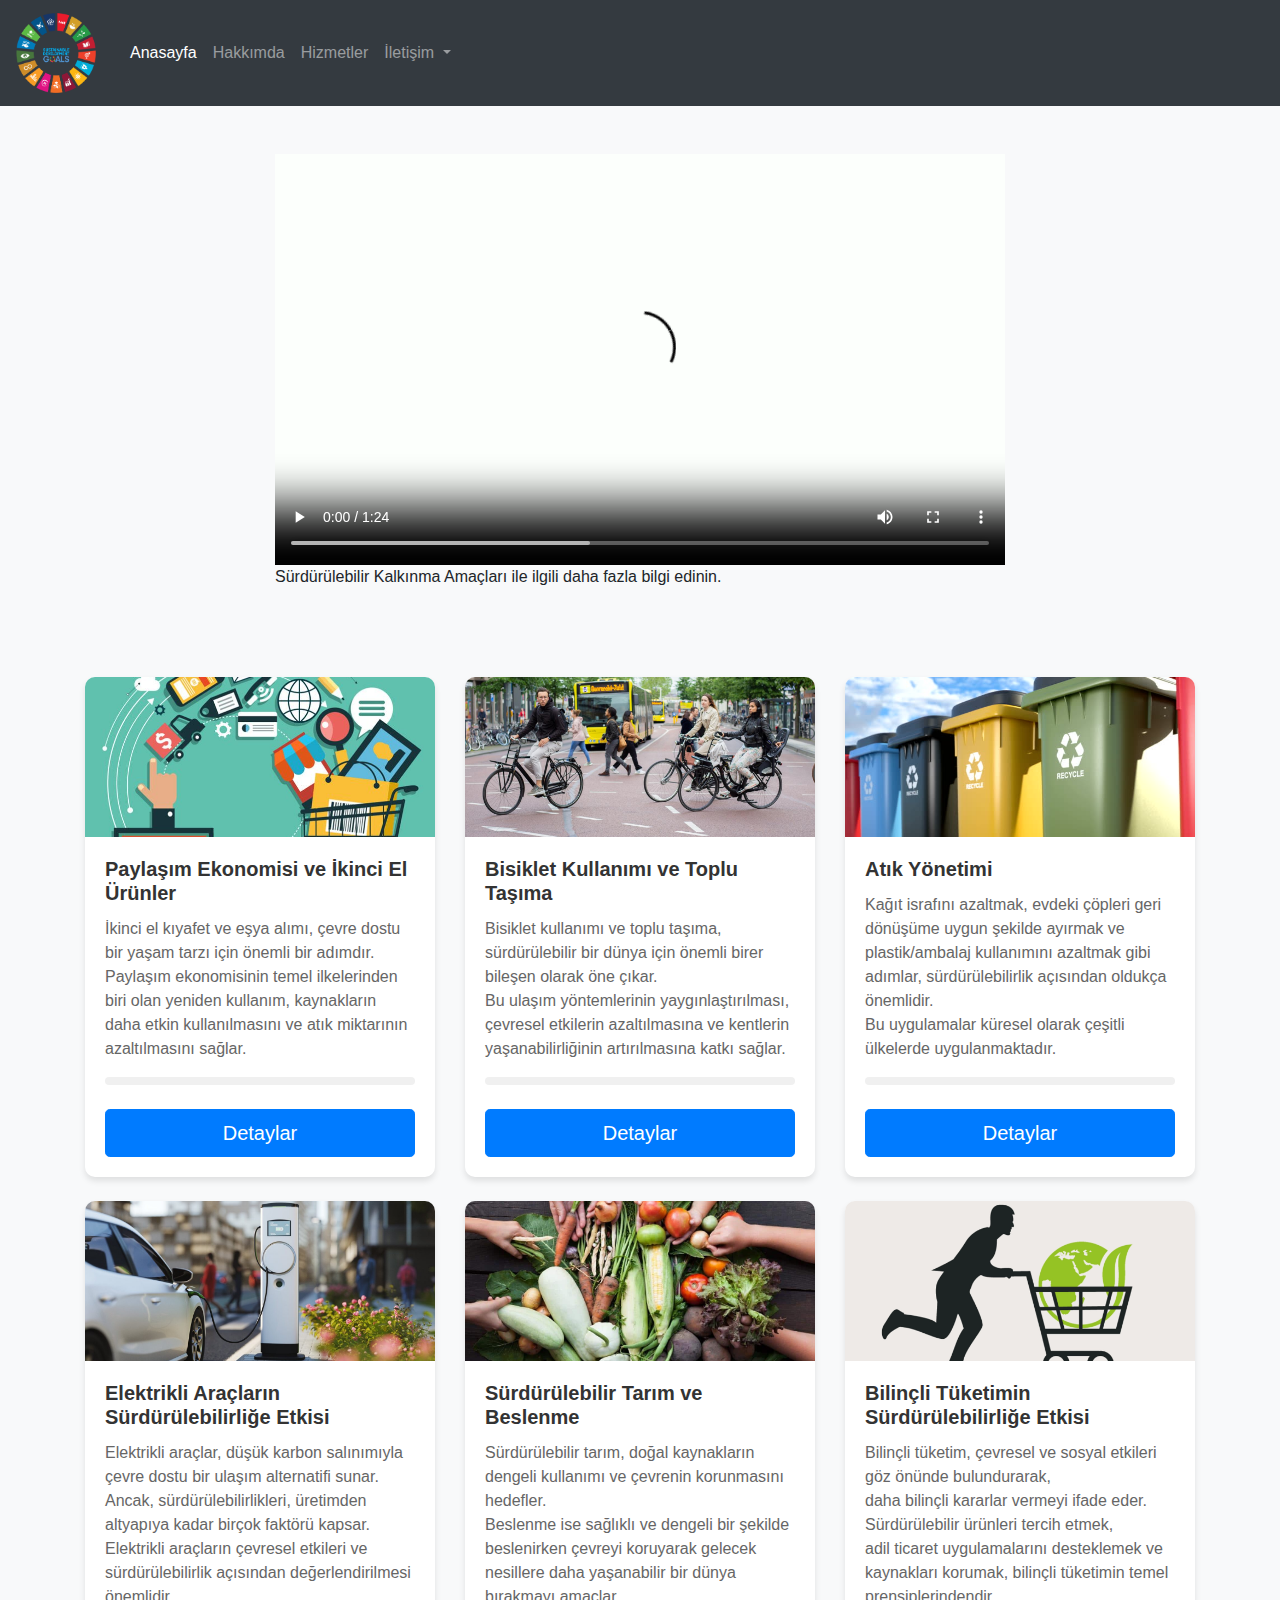
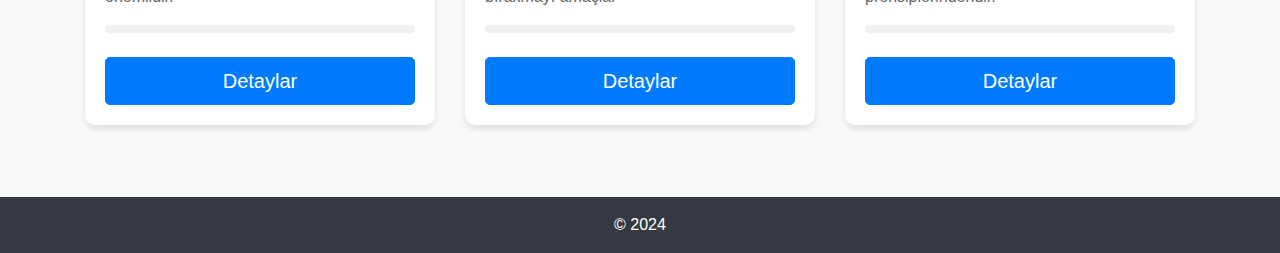
<file: web_projem/test2/index.html>
<!DOCTYPE html>
<html lang="tr">

<head>
    <meta charset="UTF-8">
    <meta name="viewport" content="width=device-width, initial-scale=1.0">
    <title>Sürdürülebilirlik</title>
    <!-- Bootstrap CSS -->
    <link href="https://stackpath.bootstrapcdn.com/bootstrap/4.5.2/css/bootstrap.min.css" rel="stylesheet">
    <link href="style.css" rel="stylesheet">
</head>

<body>
    <header>
        <nav class="navbar navbar-expand-lg navbar-dark bg-dark">
            <a class="navbar-brand" href="#">
                <img src="../icerik/logo4.png" alt="Logo" width="80" height="80" class="d-inline-block align-top"
                    style="margin-right: 10px;">
            </a>
            <button class="navbar-toggler" type="button" data-toggle="collapse" data-target="#navbarNav"
                aria-controls="navbarNav" aria-expanded="false" aria-label="Toggle navigation">
                <span class="navbar-toggler-icon"></span>
            </button>
            <div class="collapse navbar-collapse" id="navbarNav">
                <ul class="navbar-nav mr-auto">
                    <li class="nav-item active">
                        <a class="nav-link" href="#">Anasayfa <span class="sr-only">(current)</span></a>
                    </li>
                    <li class="nav-item">
                        <a class="nav-link" href="hakkımda.html">Hakkımda</a>
                    </li>
                    <li class="nav-item">
                        <a class="nav-link" href="#" id="hizmetlerBtn">Hizmetler</a>
                    </li>
                    <li class="nav-item dropdown">
                        <a class="nav-link dropdown-toggle" href="#" role="button" data-toggle="dropdown"
                            aria-expanded="false">
                            İletişim
                        </a>
                        <div class="dropdown-menu">
                            <a class="dropdown-item"
                                href="https://www.linkedin.com/in/berat-karabulut-2791bb277/">Lİnkedin</a>
                            <a class="dropdown-item" href="https://github.com/beratkrbltt">GitHub</a>

                        </div>
                    </li>
                </ul>
                <!-- <ul class="navbar-nav">
                    <li class="nav-item">
                        <a class="nav-link" href="#">Ek Bilgi 1</a>             ŞUANLIK GEREK YOK
                    </li>
                    <li class="nav-item">
                        <a class="nav-link" href="#">Ek Bilgi 2</a>
                    </li>
                </ul> -->
            </div>
        </nav>
    </header>
    <main class="container my-5">
        <div class="row justify-content-center mb-5">
            <!-- Video -->
            <div class="col-md-8 mb-4">
                <div class="embed-responsive embed-responsive-16by9">
                    <video class="embed-responsive-item" controls>
                        <source src="../icerik/Do you know all 17 SDGs_.mp4" type="video/mp4">
                        Tarayıcınız video etiketini desteklemiyor.
                    </video>
                </div>
                <div class="video-alt-yazi">
                    <p>Sürdürülebilir Kalkınma Amaçları ile ilgili daha fazla bilgi edinin.</p>
                </div>
            </div>
        </div>
        <div class="row">
            <!-- Kart 1 -->
            <div class="col-md-4 mb-4">
                <div class="card">
                    <img src="../icerik/resim1 - Kopya.jpg" class="card-img-top" alt="..." style="height: 10rem;">
                    <div class="card-body">
                        <h5 class="card-title">Paylaşım Ekonomisi ve İkinci El Ürünler</h5>
                        <p class="card-text">İkinci el kıyafet ve eşya alımı, çevre dostu bir yaşam tarzı için önemli
                            bir adımdır.<br>
                            Paylaşım ekonomisinin temel ilkelerinden biri olan yeniden kullanım, kaynakların daha etkin
                            kullanılmasını ve atık miktarının azaltılmasını sağlar.</p>
                        <div class="audio-player" data-src="../icerik/ses1.mp3">
                            <div class="audio-progress"></div>
                        </div><br>
                        <a href="sayfa1.html" class="btn btn-primary btn-lg btn-block">Detaylar</a>
                    </div>
                </div>
            </div>
            <!-- Kart 2 -->
            <div class="col-md-4 mb-4">
                <div class="card">
                    <img src="../icerik/bis.jpg" class="card-img-top" alt="..." style="height: 10rem;">
                    <div class="card-body">
                        <h5 class="card-title">Bisiklet Kullanımı ve Toplu Taşıma</h5>
                        <p class="card-text">Bisiklet kullanımı ve toplu taşıma, sürdürülebilir bir dünya için önemli
                            birer bileşen olarak öne çıkar.<br>
                            Bu ulaşım yöntemlerinin yaygınlaştırılması, çevresel etkilerin azaltılmasına ve kentlerin
                            yaşanabilirliğinin artırılmasına katkı sağlar.</p>
                        <div class="audio-player" data-src="../icerik/b_t_sürüdürülebilir.mp3">
                            <div class="audio-progress"></div>
                        </div><br>
                        <a href="sayfa2.html" class="btn btn-primary btn-lg btn-block">Detaylar</a>
                    </div>
                </div>
            </div>
            <!-- Kart 3 -->
            <div class="col-md-4 mb-4">
                <div class="card">
                    <img src="../icerik/atık1.jpg" class="card-img-top" alt="..." style="height: 10rem;">
                    <div class="card-body">
                        <h5 class="card-title">Atık Yönetimi</h5>
                        <p class="card-text">Kağıt israfını azaltmak, evdeki çöpleri geri dönüşüme uygun şekilde ayırmak
                            ve plastik/ambalaj kullanımını azaltmak gibi adımlar, sürdürülebilirlik açısından oldukça
                            önemlidir. <br> Bu uygulamalar küresel olarak çeşitli ülkelerde uygulanmaktadır.</p>
                        <div class="audio-player" data-src="../icerik/atık.m4a">
                            <div class="audio-progress"></div>
                        </div><br>
                        <a href="sayfa3.html" class="btn btn-primary btn-lg btn-block">Detaylar</a>
                    </div>
                </div>
            </div>
            <!-- Kart 4 -->
            <div class="col-md-4 mb-4">
                <div class="card">
                    <img src="../icerik/elektırık1.jpg" class="card-img-top" alt="..." style="height: 10rem;">
                    <div class="card-body">
                        <h5 class="card-title">Elektrikli Araçların Sürdürülebilirliğe Etkisi</h5>
                        <p class="card-text">Elektrikli araçlar, düşük karbon salınımıyla çevre dostu bir ulaşım
                            alternatifi sunar. Ancak, sürdürülebilirlikleri, üretimden altyapıya kadar birçok faktörü
                            kapsar. Elektrikli araçların çevresel etkileri ve sürdürülebilirlik açısından
                            değerlendirilmesi önemlidir.</p>
                        <div class="audio-player" data-src="../icerik/elektirik.mp3">
                            <div class="audio-progress"></div>
                        </div><br>
                        <a href="sayfa4.html" class="btn btn-primary btn-lg btn-block">Detaylar</a>
                    </div>
                </div>
            </div>
            <!-- Kart 5 -->
            <div class="col-md-4 mb-4">
                <div class="card">
                    <img src="../icerik/tarım1.jpg" class="card-img-top" alt="..." style="height: 10rem;">
                    <div class="card-body">
                        <h5 class="card-title">Sürdürülebilir Tarım ve Beslenme</h5>
                        <p class="card-text">Sürdürülebilir tarım, doğal kaynakların dengeli kullanımı ve çevrenin
                            korunmasını hedefler.<br> Beslenme ise sağlıklı ve dengeli bir şekilde beslenirken çevreyi
                            koruyarak gelecek nesillere daha yaşanabilir bir dünya bırakmayı amaçlar</p>
                        <div class="audio-player" data-src="../icerik/tarım_beslenme.mp3">
                            <div class="audio-progress"></div>
                        </div><br>
                        <a href="sayfa5.html" class="btn btn-primary btn-lg btn-block">Detaylar</a>
                    </div>
                </div>
            </div>
            <!-- Kart 6 -->
            <div class="col-md-4 mb-4">
                <div class="card">
                    <img src="../icerik/bilinclogo.webp" class="card-img-top" alt="..." style="height: 10rem;">
                    <div class="card-body">
                        <h5 class="card-title">Bilinçli Tüketimin Sürdürülebilirliğe Etkisi</h5>
                        <p class="card-text">Bilinçli tüketim, çevresel ve sosyal etkileri göz önünde bulundurarak,<br>
                            daha bilinçli kararlar vermeyi ifade eder. <br>Sürdürülebilir ürünleri tercih etmek,<br>
                            adil ticaret uygulamalarını desteklemek ve kaynakları korumak, bilinçli tüketimin temel
                            prensiplerindendir.</p>
                        <div class="audio-player" data-src="../icerik/bilincli_tuketım.mp3">
                            <div class="audio-progress"></div>
                        </div><br>
                        <a href="sayfa6.html" class="btn btn-primary btn-lg btn-block">Detaylar</a>
                    </div>
                </div>
            </div>
        </div>
    </main>
    <footer class="bg-dark text-white py-3">
        <div class="container text-center">
            &copy; 2024
        </div>
    </footer>
    <!-- Bootstrap JavaScript ve jQuery -->
    <script src="https://code.jquery.com/jquery-3.5.1.slim.min.js"></script>
    <script src="https://cdn.jsdelivr.net/npm/@popperjs/core@2.5.4/dist/umd/popper.min.js"></script>
    <script src="https://stackpath.bootstrapcdn.com/bootstrap/4.5.2/js/bootstrap.min.js"></script>
    <script src="custom.js"></script>
</body>

</html>
</file>
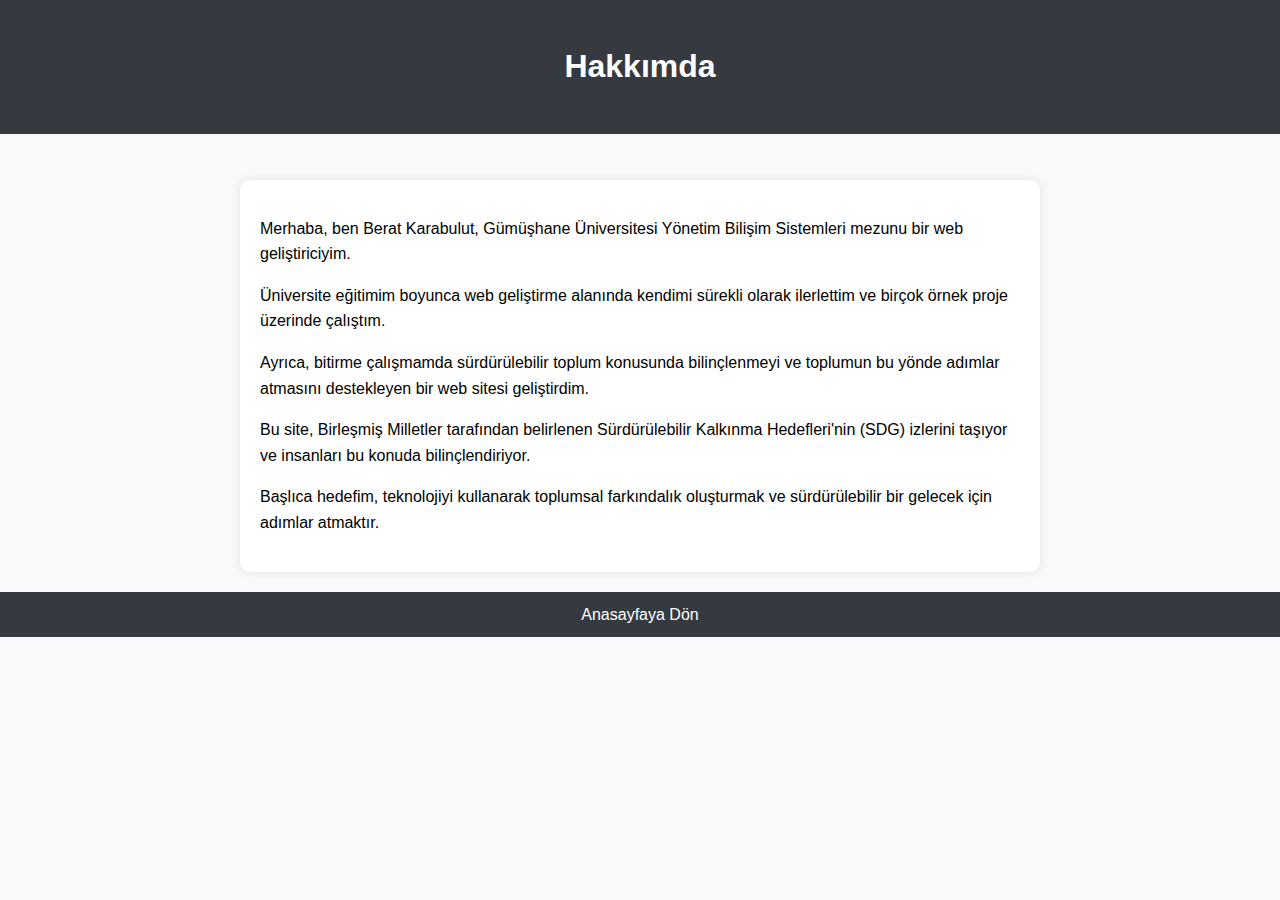
<file: web_projem/test2/hakkımda.html>
<!DOCTYPE html>
<html lang="tr">
<head>
    <meta charset="UTF-8">
    <meta name="viewport" content="width=device-width, initial-scale=1.0">
    <title>Hakkımda - Berat Karabulut</title>
    <style>
        body {
            font-family: Arial, sans-serif;
            line-height: 1.6;
            margin: 0;
            padding: 0;
            background-color: #f8f9fa;
        }

        header {
            background-color: #343a40;
            color: #ffffff;
            padding: 20px;
            text-align: center;
        }

        .container {
            max-width: 800px;
            margin: 20px auto;
            padding: 0 20px;
        }

        h1 {
            color: #ffffff;
            /* Metin rengi siyah  */
        }

        /* Metin kutusu stili */
        .text-box {
            background-color: #fff;
            padding: 20px;
            border-radius: 10px;
            box-shadow: 0px 0px 10px rgba(0, 0, 0, 0.1);
        }

        /* Navbar stili*/
        .navbar {
            background-color: #343a40;
            padding: 10px;
            text-align: center;
        }

        .navbar a {
            color: #fff;
            text-decoration: none;
        }
    </style>
</head>
<body>
    <header>
        <h1>Hakkımda</h1>
    </header>
    <div class="container">
        <section id="about">
            <br>
            <div class="text-box">
                <p>Merhaba, ben Berat Karabulut, Gümüşhane Üniversitesi Yönetim Bilişim Sistemleri mezunu bir web geliştiriciyim.</p>
                <p>Üniversite eğitimim boyunca web geliştirme alanında kendimi sürekli olarak ilerlettim ve birçok örnek proje üzerinde çalıştım.</p>
                <p>Ayrıca, bitirme çalışmamda sürdürülebilir toplum konusunda bilinçlenmeyi ve toplumun bu yönde adımlar atmasını destekleyen bir web sitesi geliştirdim.</p>
                <p>Bu site, Birleşmiş Milletler tarafından belirlenen Sürdürülebilir Kalkınma Hedefleri'nin (SDG) izlerini taşıyor ve insanları bu konuda bilinçlendiriyor.</p>
                <p>Başlıca hedefim, teknolojiyi kullanarak toplumsal farkındalık oluşturmak ve sürdürülebilir bir gelecek için adımlar atmaktır.</p>
            </div>
        </section>
    </div>
    <div class="navbar">
        <a href="index.html">Anasayfaya Dön</a>
    </div>
</body>
</html>
</file>
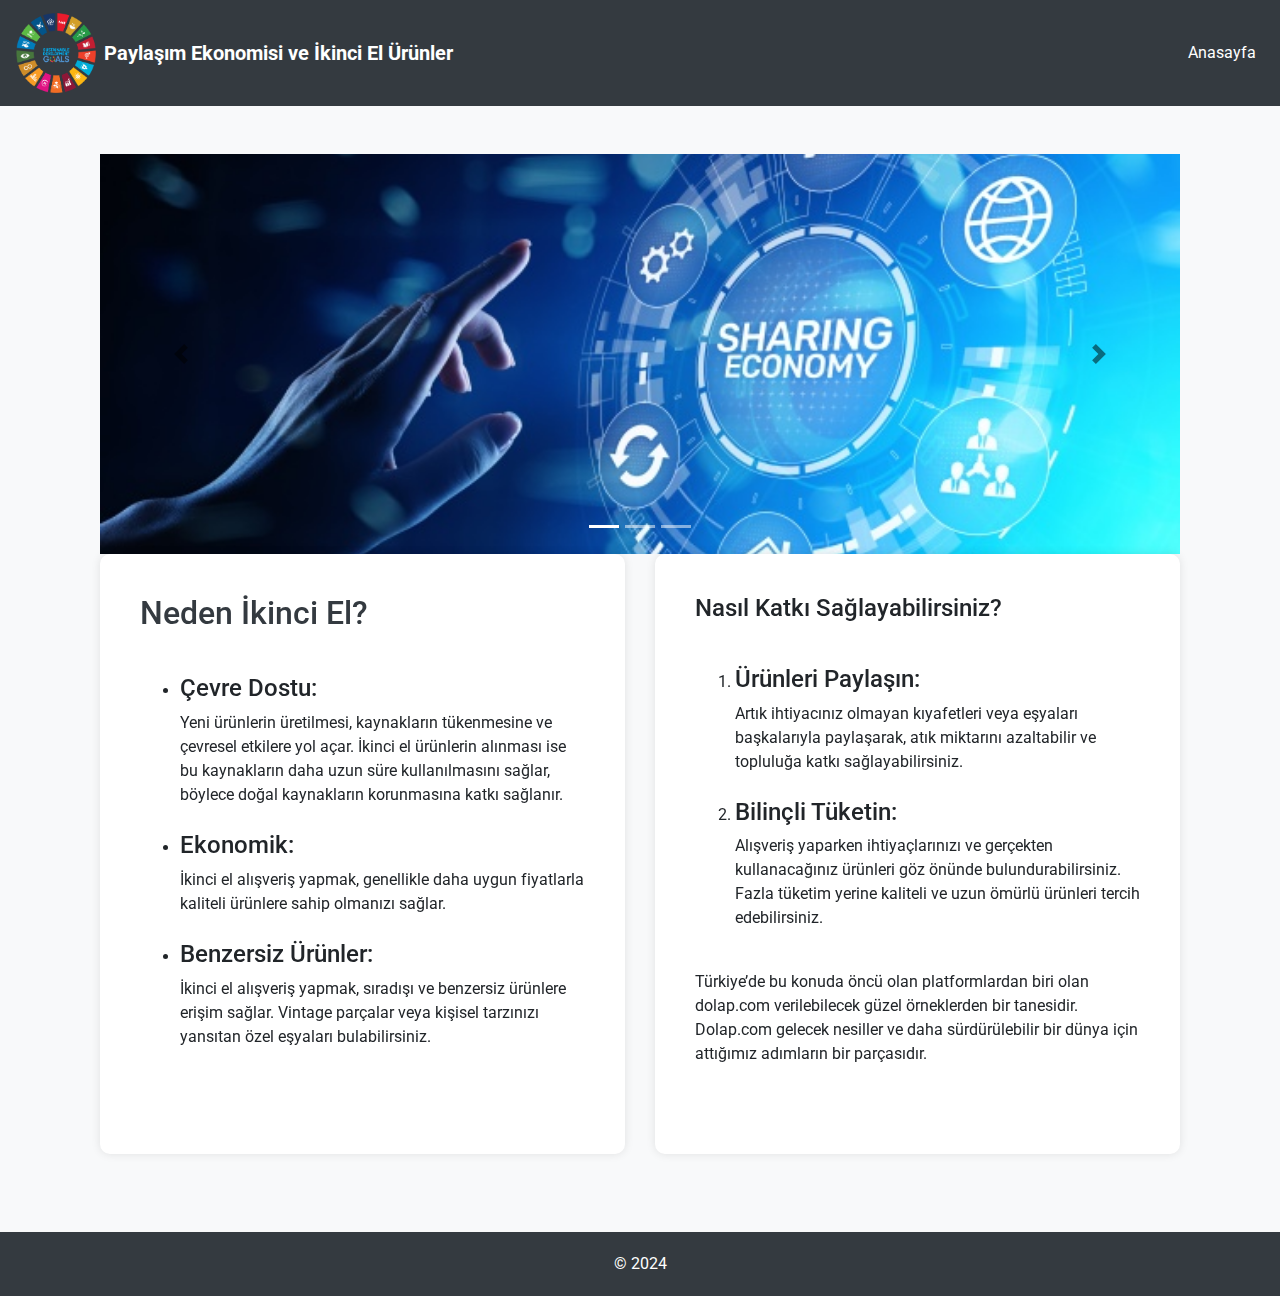
<file: web_projem/test2/sayfa1.html>
<!DOCTYPE html>
<html lang="tr">

<head>
    <meta charset="UTF-8">
    <meta name="viewport" content="width=device-width, initial-scale=1.0">
    <title>Kart 1</title>
    <link href="https://stackpath.bootstrapcdn.com/bootstrap/4.5.2/css/bootstrap.min.css" rel="stylesheet">
    <link href="https://fonts.googleapis.com/css2?family=Roboto:wght@400;700&display=swap" rel="stylesheet">
    <link rel="stylesheet" href="style.css">
</head>

<body>
    <header>
        <nav class="navbar navbar-expand-lg navbar-dark bg-dark">
            <a class="navbar-brand d-flex align-items-center" href="#">
                <img src="..//icerik/logo4.png" width="80" height="80" class="d-inline-block align-top" alt="">
                <span class="ml-2">Paylaşım Ekonomisi ve İkinci El Ürünler</span>
            </a>
            <button class="navbar-toggler" type="button" data-toggle="collapse" data-target="#navbarNav"
                aria-controls="navbarNav" aria-expanded="false" aria-label="Toggle navigation">
                <span class="navbar-toggler-icon"></span>
            </button>
            <div class="collapse navbar-collapse" id="navbarNav">
                <ul class="navbar-nav ml-auto">
                    <li class="nav-item active">
                        <a class="nav-link" href="index.html">Anasayfa <span class="sr-only">(current)</span></a>
                    </li>
                    <!-- Diğer menü öğeleri buraya eklenebilir -->
                </ul>
            </div>
        </nav>
    </header>
    <main class="container my-5">
        <div class="container">
            <div id="slider" class="carousel slide" data-ride="carousel">
                <ol class="carousel-indicators">
                    <li data-target="#slider" data-slide-to="0" class="active"></li>
                    <li data-target="#slider" data-slide-to="1"></li>
                    <li data-target="#slider" data-slide-to="2"></li>
                </ol>
                <div class="carousel-inner">
                    <div class="carousel-item active">
                        <img src="..//icerik/sliderfoto2.jpg" class="d-block w-100" alt="...">
                    </div>
                    <div class="carousel-item">
                        <img src="..//icerik/Adsız.png" class="d-block w-100" alt="...">
                    </div>
                    <div class="carousel-item">
                        <img src="..//icerik/sliderfoto1.jpg" class="d-block w-100" alt="...">
                    </div>
                </div>
                <a class="carousel-control-prev" href="#slider" role="button" data-slide="prev">
                    <span class="carousel-control-prev-icon" aria-hidden="true"></span>
                    <span class="sr-only">Önceki</span>
                </a>
                <a class="carousel-control-next" href="#slider" role="button" data-slide="next">
                    <span class="carousel-control-next-icon" aria-hidden="true"></span>
                    <span class="sr-only">Sonraki</span>
                </a>
            </div>
        </div>
        <div class="container">
            <div class="row">
                <div class="col-md-6">
                    <div class="sol-metin">
                        <article>
                            <h2>Neden İkinci El?</h2><br>
                            <ul>
                                <li>
                                    <h4>Çevre Dostu:</h4> Yeni ürünlerin üretilmesi, kaynakların tükenmesine ve çevresel
                                    etkilere yol açar. İkinci el ürünlerin alınması ise bu kaynakların daha uzun süre
                                    kullanılmasını sağlar, böylece doğal kaynakların korunmasına katkı sağlanır.
                                </li><br>
                                <li>
                                    <h4>Ekonomik:</h4>İkinci el alışveriş yapmak, genellikle daha uygun fiyatlarla
                                    kaliteli ürünlere sahip olmanızı sağlar.
                                </li><br>
                                <li>
                                    <h4>Benzersiz Ürünler:</h4>İkinci el alışveriş yapmak, sıradışı ve benzersiz
                                    ürünlere erişim sağlar. Vintage parçalar veya kişisel tarzınızı yansıtan özel
                                    eşyaları bulabilirsiniz.
                                </li>
                            </ul>
                        </article>
                    </div>
                </div>
                <div class="col-md-6">
                    <div class="sag-metin">
                        <article>
                            <h4>Nasıl Katkı Sağlayabilirsiniz?</h4><br>
                            <ol>
                                <li>
                                    <h4>Ürünleri Paylaşın:</h4> Artık ihtiyacınız olmayan kıyafetleri veya eşyaları
                                    başkalarıyla paylaşarak, atık miktarını azaltabilir ve topluluğa katkı
                                    sağlayabilirsiniz.
                                </li><br>
                                <li>
                                    <h4>Bilinçli Tüketin:</h4> Alışveriş yaparken ihtiyaçlarınızı ve gerçekten
                                    kullanacağınız ürünleri göz önünde bulundurabilirsiniz. Fazla tüketim yerine
                                    kaliteli ve uzun ömürlü ürünleri tercih edebilirsiniz.
                                </li><br>
                            </ol>
                            <p>Türkiye’de bu konuda öncü olan platformlardan biri olan dolap.com verilebilecek güzel
                                örneklerden bir tanesidir. Dolap.com gelecek nesiller ve daha sürdürülebilir bir dünya
                                için attığımız adımların bir parçasıdır.</p>
                        </article>
                    </div>
                </div>
            </div>
        </div>
    </main>
    <footer>
        <div class="container text-center">
            &copy; 2024 <span style="color: white;"></span>
        </div>
    </footer>

    <script src="https://code.jquery.com/jquery-3.5.1.slim.min.js"></script>
    <script src="https://cdn.jsdelivr.net/npm/@popperjs/core@2.5.4/dist/umd/popper.min.js"></script>
    <script src="https://stackpath.bootstrapcdn.com/bootstrap/4.5.2/js/bootstrap.min.js"></script>
    <script src="custom.js"></script>
</body>

</html>
</file>
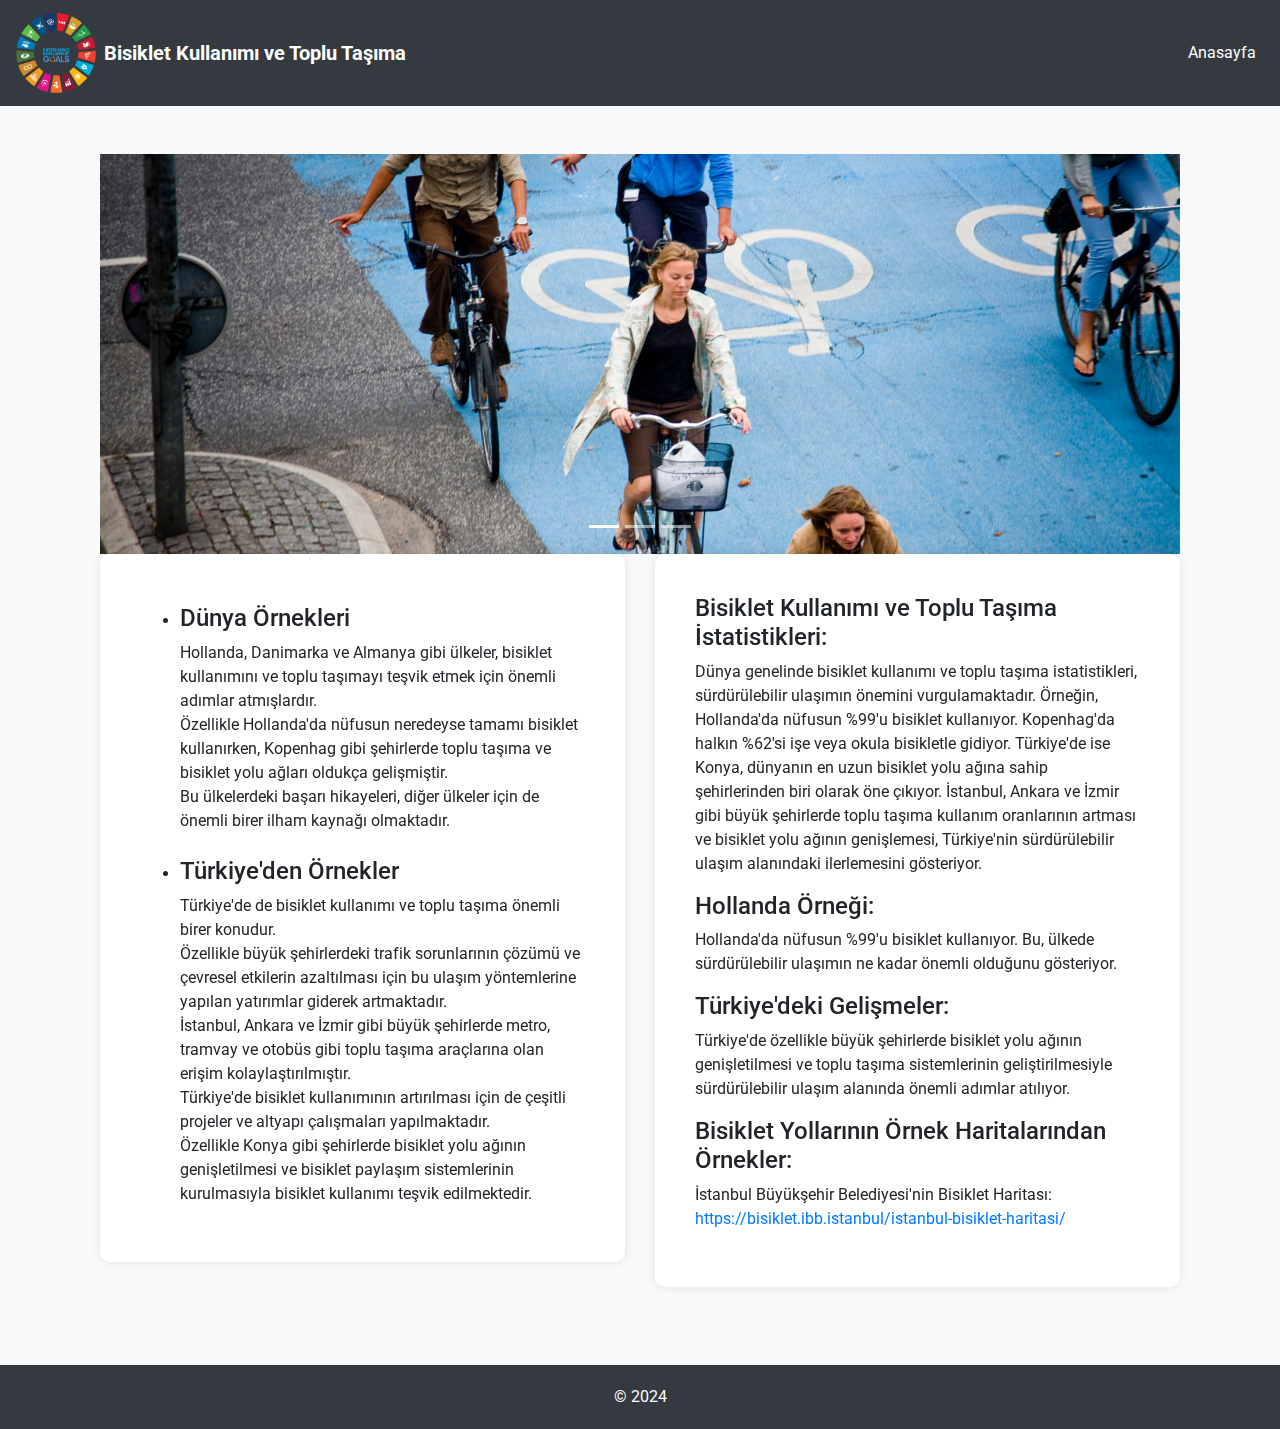
<file: web_projem/test2/sayfa2.html>
<!DOCTYPE html>
<html lang="tr">

<head>
    <meta charset="UTF-8">
    <meta name="viewport" content="width=device-width, initial-scale=1.0">
    <title>Kart 2 </title>
    <link href="https://stackpath.bootstrapcdn.com/bootstrap/4.5.2/css/bootstrap.min.css" rel="stylesheet">
    <link href="https://fonts.googleapis.com/css2?family=Roboto:wght@400;700&display=swap" rel="stylesheet">
    <link rel="stylesheet" href="style.css">
</head>

<body>
    <header>
        <nav class="navbar navbar-expand-lg navbar-dark bg-dark">
            <a class="navbar-brand d-flex align-items-center" href="#">
                <img src="..//icerik/logo4.png" width="80" height="80" class="d-inline-block align-top" alt="">
                <span class="ml-2">Bisiklet Kullanımı ve Toplu Taşıma</span>
            </a>
            <button class="navbar-toggler" type="button" data-toggle="collapse" data-target="#navbarNav"
                aria-controls="navbarNav" aria-expanded="false" aria-label="Toggle navigation">
                <span class="navbar-toggler-icon"></span>
            </button>
            <div class="collapse navbar-collapse" id="navbarNav">
                <ul class="navbar-nav ml-auto">
                    <li class="nav-item active">
                        <a class="nav-link" href="index.html">Anasayfa <span class="sr-only">(current)</span></a>
                    </li>
                    <!-- Diğer menü öğeleri buraya eklenebilir -->
                </ul>
            </div>
        </nav>
    </header>
    <main class="container my-5">
        <div class="container">
            <div id="slider" class="carousel slide" data-ride="carousel">
                <ol class="carousel-indicators">
                    <li data-target="#slider" data-slide-to="0" class="active"></li>
                    <li data-target="#slider" data-slide-to="1"></li>
                    <li data-target="#slider" data-slide-to="2"></li>
                </ol>
                <div class="carousel-inner">
                    <div class="carousel-item active">
                        <img src="..//icerik/slider2.1.jpg" class="d-block w-100" alt="...">
                    </div>
                    <div class="carousel-item">
                        <img src="..//icerik/slider2.2.jpg" class="d-block w-100" alt="...">
                    </div>
                    <div class="carousel-item">
                        <img src="..//icerik/slider3.4.png" class="d-block w-100" alt="...">
                    </div>
                </div>
                <a class="carousel-control-prev" href="#slider" role="button" data-slide="prev">
                    <span class="carousel-control-prev-icon" aria-hidden="true"></span>
                    <span class="sr-only">Önceki</span>
                </a>
                <a class="carousel-control-next" href="#slider" role="button" data-slide="next">
                    <span class="carousel-control-next-icon" aria-hidden="true"></span>
                    <span class="sr-only">Sonraki</span>
                </a>
            </div>
        </div>
        <div class="container">
            <div class="row">
                <div class="col-md-6">
                    <div class="sol-metin">
                        <article>
                            <ul>
                                <li>
                                    <h4>Dünya Örnekleri</h4> Hollanda, Danimarka ve Almanya gibi ülkeler, bisiklet
                                    kullanımını ve toplu taşımayı teşvik etmek için
                                    önemli adımlar atmışlardır. <br> Özellikle Hollanda'da nüfusun neredeyse tamamı
                                    bisiklet kullanırken,
                                    Kopenhag gibi şehirlerde toplu taşıma ve bisiklet yolu ağları oldukça
                                    gelişmiştir.<br> Bu ülkelerdeki başarı
                                    hikayeleri, diğer ülkeler için de önemli birer ilham kaynağı olmaktadır.
                                </li><br>
                                <li>
                                    <h4>Türkiye'den Örnekler</h4>
                                    Türkiye'de de bisiklet kullanımı ve toplu taşıma önemli birer konudur.<br> Özellikle
                                    büyük şehirlerdeki
                                    trafik sorunlarının çözümü ve çevresel etkilerin azaltılması için bu ulaşım
                                    yöntemlerine yapılan
                                    yatırımlar giderek artmaktadır.<br> İstanbul, Ankara ve İzmir gibi büyük şehirlerde
                                    metro, tramvay ve
                                    otobüs gibi toplu taşıma araçlarına olan erişim kolaylaştırılmıştır.<br>
                                    Türkiye'de bisiklet kullanımının artırılması için de çeşitli projeler ve altyapı
                                    çalışmaları yapılmaktadır. <br>
                                    Özellikle Konya gibi şehirlerde bisiklet yolu ağının genişletilmesi ve bisiklet
                                    paylaşım sistemlerinin
                                    kurulmasıyla bisiklet kullanımı teşvik edilmektedir.
                                </li>
                            </ul>
                        </article>
                    </div>
                </div>
                <div class="col-md-6">
                    <div class="sag-metin">
                        <article>
                            <h4>Bisiklet Kullanımı ve Toplu Taşıma İstatistikleri:</h4>
                            <p>
                                Dünya genelinde bisiklet kullanımı ve toplu taşıma istatistikleri, sürdürülebilir
                                ulaşımın önemini vurgulamaktadır. Örneğin, Hollanda'da nüfusun %99'u bisiklet
                                kullanıyor. Kopenhag'da halkın %62'si işe veya okula bisikletle gidiyor.
                                Türkiye'de ise Konya, dünyanın en uzun bisiklet yolu ağına sahip şehirlerinden biri
                                olarak öne çıkıyor. İstanbul, Ankara ve İzmir gibi büyük şehirlerde toplu taşıma
                                kullanım oranlarının artması ve bisiklet yolu ağının genişlemesi, Türkiye'nin
                                sürdürülebilir ulaşım alanındaki ilerlemesini gösteriyor.
                            </p>
                            <h4>Hollanda Örneği:</h4>
                            <p>
                                Hollanda'da nüfusun %99'u bisiklet kullanıyor. Bu, ülkede sürdürülebilir ulaşımın ne
                                kadar önemli olduğunu gösteriyor.
                            </p>
                            <h4>Türkiye'deki Gelişmeler:</h4>
                            <p>
                                Türkiye'de özellikle büyük şehirlerde bisiklet yolu ağının genişletilmesi ve toplu
                                taşıma sistemlerinin geliştirilmesiyle sürdürülebilir ulaşım alanında önemli adımlar
                                atılıyor.
                            </p>
                            <h4>Bisiklet Yollarının Örnek Haritalarından Örnekler:</h4>
                            <p>
                                İstanbul Büyükşehir Belediyesi'nin Bisiklet Haritası: <a
                                    href="https://bisiklet.ibb.istanbul/istanbul-bisiklet-haritasi/"
                                    target="_blank">https://bisiklet.ibb.istanbul/istanbul-bisiklet-haritasi/</a>
                            </p>
                        </article>
                    </div>
                </div>
            </div>
        </div>
        </div>
        </div>
    </main>
    <footer>
        <div class="container text-center">
            &copy; 2024 <span style="color: white;"></span>
        </div>
    </footer>
    <script src="https://code.jquery.com/jquery-3.5.1.slim.min.js"></script>
    <script src="https://cdn.jsdelivr.net/npm/@popperjs/core@2.5.4/dist/umd/popper.min.js"></script>
    <script src="https://stackpath.bootstrapcdn.com/bootstrap/4.5.2/js/bootstrap.min.js"></script>
    <script src="custom.js"></script>
</body>

</html>
</file>
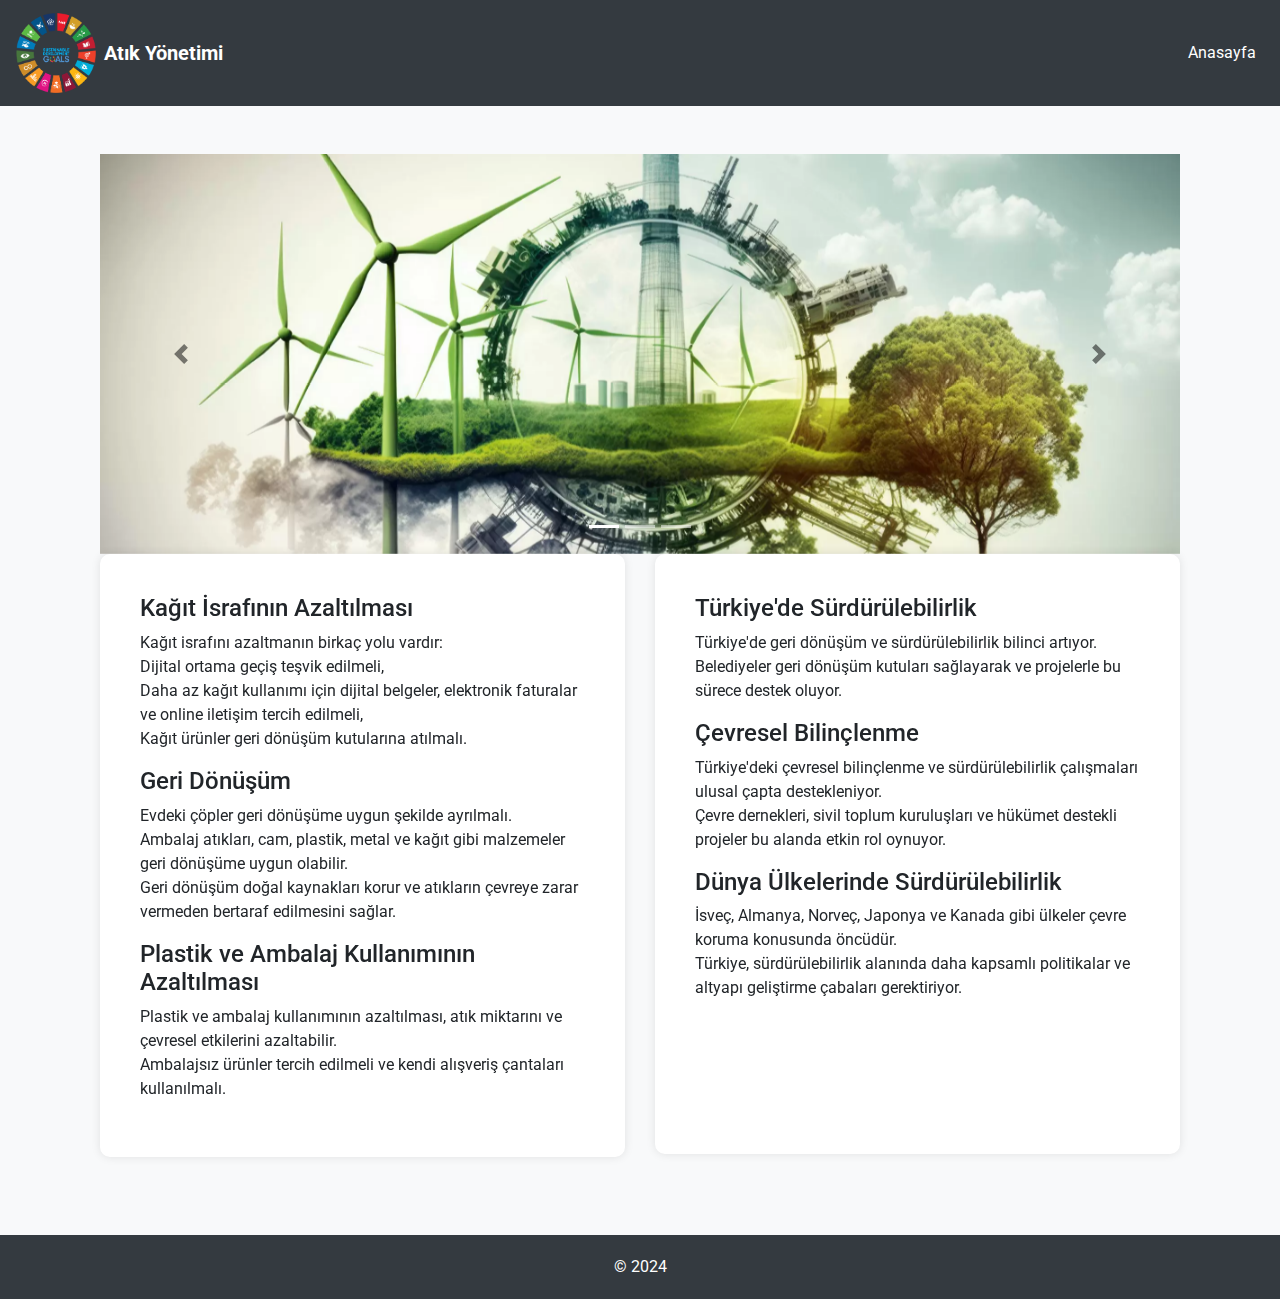
<file: web_projem/test2/sayfa3.html>
<!DOCTYPE html>
<html lang="tr">

<head>
    <meta charset="UTF-8">
    <meta name="viewport" content="width=device-width, initial-scale=1.0">
    <title>Kart 3</title>
    <link href="https://stackpath.bootstrapcdn.com/bootstrap/4.5.2/css/bootstrap.min.css" rel="stylesheet">
    <link href="https://fonts.googleapis.com/css2?family=Roboto:wght@400;700&display=swap" rel="stylesheet">
    <link rel="stylesheet" href="style.css">
</head>

<body>
    <header>
        <nav class="navbar navbar-expand-lg navbar-dark bg-dark">
            <a class="navbar-brand d-flex align-items-center" href="#">
                <img src="..//icerik/logo4.png" width="80" height="80" class="d-inline-block align-top" alt="">
                <span class="ml-2">Atık Yönetimi</span>
            </a>
            <button class="navbar-toggler" type="button" data-toggle="collapse" data-target="#navbarNav"
                aria-controls="navbarNav" aria-expanded="false" aria-label="Toggle navigation">
                <span class="navbar-toggler-icon"></span>
            </button>
            <div class="collapse navbar-collapse" id="navbarNav">
                <ul class="navbar-nav ml-auto">
                    <li class="nav-item active">
                        <a class="nav-link" href="index.html">Anasayfa <span class="sr-only">(current)</span></a>
                    </li>
                    <!-- Diğer menü öğeleri buraya eklenebilir -->
                </ul>
            </div>
        </nav>
    </header>
    <main class="container my-5">
        <div class="container">
            <div id="slider" class="carousel slide" data-ride="carousel">
                <ol class="carousel-indicators">
                    <li data-target="#slider" data-slide-to="0" class="active"></li>
                    <li data-target="#slider" data-slide-to="1"></li>
                    <li data-target="#slider" data-slide-to="2"></li>
                </ol>
                <div class="carousel-inner">
                    <div class="carousel-item active">
                        <img src="..//icerik/atık11.webp" class="d-block w-100" alt="...">
                    </div>
                    <div class="carousel-item">
                        <img src="..//icerik/atıkyonetımı2.jpg" class="d-block w-100" alt="...">
                    </div>
                    <div class="carousel-item">
                        <img src="..//icerik/atık_yonetımı2.png" class="d-block w-100" alt="...">
                    </div>
                </div>
                <a class="carousel-control-prev" href="#slider" role="button" data-slide="prev">
                    <span class="carousel-control-prev-icon" aria-hidden="true"></span>
                    <span class="sr-only">Önceki</span>
                </a>
                <a class="carousel-control-next" href="#slider" role="button" data-slide="next">
                    <span class="carousel-control-next-icon" aria-hidden="true"></span>
                    <span class="sr-only">Sonraki</span>
                </a>
            </div>
        </div>
        <div class="container">
            <div class="row">
                <div class="col-md-6">
                    <div class="sol-metin">
                        <article>
                            <h4>Kağıt İsrafının Azaltılması</h4>
                            <p>
                                Kağıt israfını azaltmanın birkaç yolu vardır: <br>Dijital ortama geçiş teşvik
                                edilmeli,<br> Daha az kağıt kullanımı için dijital belgeler, elektronik faturalar ve
                                online iletişim tercih edilmeli,<br> Kağıt ürünler geri dönüşüm kutularına atılmalı.
                            </p>
                            <h4>Geri Dönüşüm</h4>
                            <p>
                                Evdeki çöpler geri dönüşüme uygun şekilde ayrılmalı.<br> Ambalaj atıkları, cam, plastik,
                                metal ve kağıt gibi malzemeler geri dönüşüme uygun olabilir.<br> Geri dönüşüm doğal
                                kaynakları korur ve atıkların çevreye zarar vermeden bertaraf edilmesini sağlar.
                            </p>
                            <h4>Plastik ve Ambalaj Kullanımının Azaltılması</h4>
                            <p>
                                Plastik ve ambalaj kullanımının azaltılması, atık miktarını ve çevresel etkilerini
                                azaltabilir.<br> Ambalajsız ürünler tercih edilmeli ve kendi alışveriş çantaları
                                kullanılmalı.
                            </p>
                        </article>
                    </div>
                </div>
                <div class="col-md-6">
                    <div class="sag-metin">
                        <article>
                            <h4>Türkiye'de Sürdürülebilirlik</h4>
                            <p>
                                Türkiye'de geri dönüşüm ve sürdürülebilirlik bilinci artıyor. Belediyeler geri dönüşüm
                                kutuları sağlayarak ve projelerle bu sürece destek oluyor.
                            </p>
                            <h4>Çevresel Bilinçlenme</h4>
                            <p>
                                Türkiye'deki çevresel bilinçlenme ve sürdürülebilirlik çalışmaları ulusal çapta
                                destekleniyor. <br>Çevre dernekleri, sivil toplum kuruluşları ve hükümet destekli
                                projeler bu alanda etkin rol oynuyor.
                            </p>
                            <h4>Dünya Ülkelerinde Sürdürülebilirlik</h4>
                            <p>
                                İsveç, Almanya, Norveç, Japonya ve Kanada gibi ülkeler çevre koruma konusunda öncüdür.
                                <br>Türkiye, sürdürülebilirlik alanında daha kapsamlı politikalar ve altyapı geliştirme
                                çabaları gerektiriyor.
                            </p>
                        </article>
                    </div>
                </div>
            </div>
        </div>
        </div>
        </div>
    </main>
    <footer>
        <div class="container text-center">
            &copy; 2024 <span style="color: white;"></span>
        </div>
    </footer>
    <script src="https://code.jquery.com/jquery-3.5.1.slim.min.js"></script>
    <script src="https://cdn.jsdelivr.net/npm/@popperjs/core@2.5.4/dist/umd/popper.min.js"></script>
    <script src="https://stackpath.bootstrapcdn.com/bootstrap/4.5.2/js/bootstrap.min.js"></script>
    <script src="custom.js"></script>
</body>

</html>
</file>
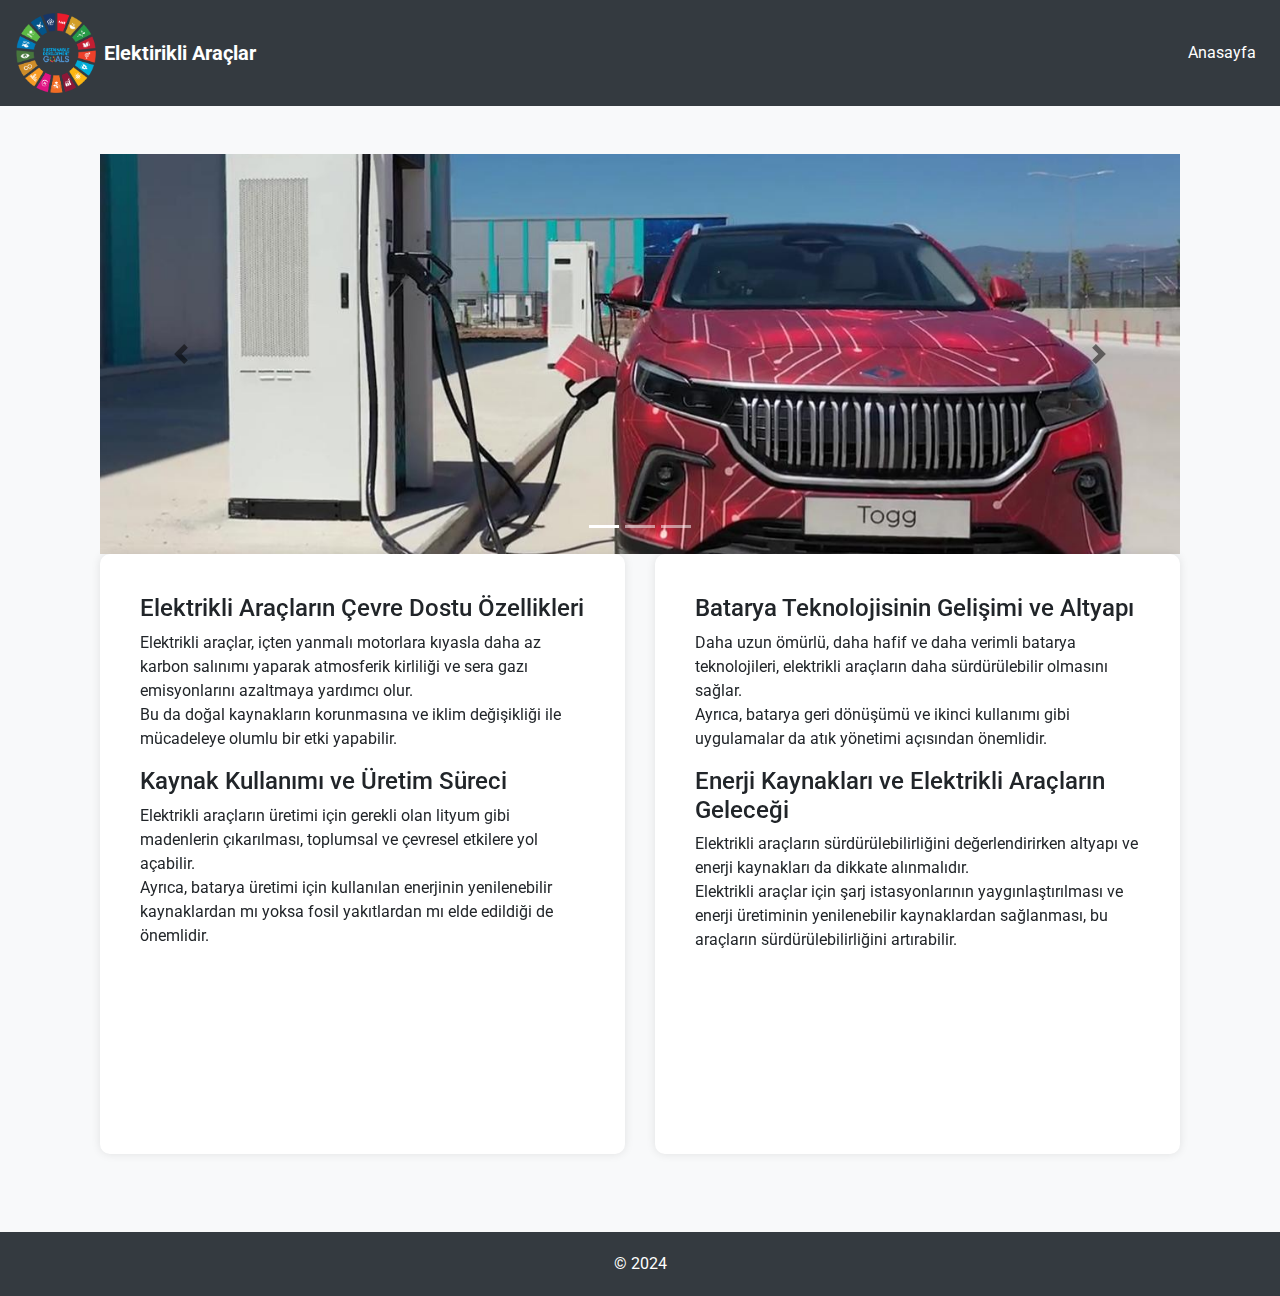
<file: web_projem/test2/sayfa4.html>
<!DOCTYPE html>
<html lang="tr">

<head>
    <meta charset="UTF-8">
    <meta name="viewport" content="width=device-width, initial-scale=1.0">
    <title>Kart 4</title>
    <link href="https://stackpath.bootstrapcdn.com/bootstrap/4.5.2/css/bootstrap.min.css" rel="stylesheet">
    <link href="https://fonts.googleapis.com/css2?family=Roboto:wght@400;700&display=swap" rel="stylesheet">
    <link rel="stylesheet" href="style.css">
</head>

<body>
    <header>
        <nav class="navbar navbar-expand-lg navbar-dark bg-dark">
            <a class="navbar-brand d-flex align-items-center" href="#">
                <img src="..//icerik/logo4.png" width="80" height="80" class="d-inline-block align-top" alt="">
                <span class="ml-2">Elektirikli Araçlar</span>
            </a>
            <button class="navbar-toggler" type="button" data-toggle="collapse" data-target="#navbarNav"
                aria-controls="navbarNav" aria-expanded="false" aria-label="Toggle navigation">
                <span class="navbar-toggler-icon"></span>
            </button>
            <div class="collapse navbar-collapse" id="navbarNav">
                <ul class="navbar-nav ml-auto">
                    <li class="nav-item active">
                        <a class="nav-link" href="index.html">Anasayfa <span class="sr-only">(current)</span></a>
                    </li>
                    <!-- Diğer menü öğeleri buraya eklenebilir -->
                </ul>
            </div>
        </nav>
    </header>
    <main class="container my-5">
        <div class="container">
            <div id="slider" class="carousel slide" data-ride="carousel">
                <ol class="carousel-indicators">
                    <li data-target="#slider" data-slide-to="0" class="active"></li>
                    <li data-target="#slider" data-slide-to="1"></li>
                    <li data-target="#slider" data-slide-to="2"></li>
                </ol>
                <div class="carousel-inner">
                    <div class="carousel-item active">
                        <img src="..//icerik/elektırıklı3.jpg" class="d-block w-100" alt="...">
                    </div>
                    <div class="carousel-item">
                        <img src="..//icerik/elektırıklı2.jpg" class="d-block w-100" alt="...">
                    </div>
                    <div class="carousel-item">
                        <img src="..//icerik/elektırıklıar1.webp" class="d-block w-100" alt="...">
                    </div>
                </div>
                <a class="carousel-control-prev" href="#slider" role="button" data-slide="prev">
                    <span class="carousel-control-prev-icon" aria-hidden="true"></span>
                    <span class="sr-only">Önceki</span>
                </a>
                <a class="carousel-control-next" href="#slider" role="button" data-slide="next">
                    <span class="carousel-control-next-icon" aria-hidden="true"></span>
                    <span class="sr-only">Sonraki</span>
                </a>
            </div>
        </div>
        <div class="container">
            <div class="row">
                <div class="col-md-6" id="metinKutusu1">
                    <div class="sag-metin">
                        <article>
                            <h4>Elektrikli Araçların Çevre Dostu Özellikleri</h4>
                            <p>
                                Elektrikli araçlar, içten yanmalı motorlara kıyasla daha az karbon salınımı yaparak
                                atmosferik kirliliği ve sera gazı emisyonlarını azaltmaya yardımcı olur.<br> Bu da doğal
                                kaynakların korunmasına ve iklim değişikliği ile mücadeleye olumlu bir etki yapabilir.
                            </p>
                            <h4>Kaynak Kullanımı ve Üretim Süreci</h4>
                            <p>
                                Elektrikli araçların üretimi için gerekli olan lityum gibi madenlerin çıkarılması,
                                toplumsal ve çevresel etkilere yol açabilir.<br> Ayrıca, batarya üretimi için kullanılan
                                enerjinin yenilenebilir kaynaklardan mı yoksa fosil yakıtlardan mı elde edildiği de
                                önemlidir.
                            </p>
                        </article>
                    </div>
                </div>
                <div class="col-md-6" id="metinKutusu2">
                    <div class="sag-metin">
                        <article>
                            <h4>Batarya Teknolojisinin Gelişimi ve Altyapı</h4>
                            <p>
                                Daha uzun ömürlü, daha hafif ve daha verimli batarya teknolojileri, elektrikli araçların
                                daha sürdürülebilir olmasını sağlar.<br> Ayrıca, batarya geri dönüşümü ve ikinci
                                kullanımı gibi uygulamalar da atık yönetimi açısından önemlidir.
                            </p>
                            <h4>Enerji Kaynakları ve Elektrikli Araçların Geleceği</h4>
                            <p>
                                Elektrikli araçların sürdürülebilirliğini değerlendirirken altyapı ve enerji kaynakları
                                da dikkate alınmalıdır.<br> Elektrikli araçlar için şarj istasyonlarının
                                yaygınlaştırılması ve enerji üretiminin yenilenebilir kaynaklardan sağlanması, bu
                                araçların sürdürülebilirliğini artırabilir.
                            </p>
                        </article>
                    </div>
                </div>
            </div>
        </div>
        </div>
        </div>
        </div>
    </main>
    <footer>
        <div class="container text-center">
            &copy; 2024 <span style="color: white;"></span>
        </div>
    </footer>
    <script src="https://code.jquery.com/jquery-3.5.1.slim.min.js"></script>
    <script src="https://cdn.jsdelivr.net/npm/@popperjs/core@2.5.4/dist/umd/popper.min.js"></script>
    <script src="https://stackpath.bootstrapcdn.com/bootstrap/4.5.2/js/bootstrap.min.js"></script>
    <script src="custom.js"></script>
</body>

</html>
</file>
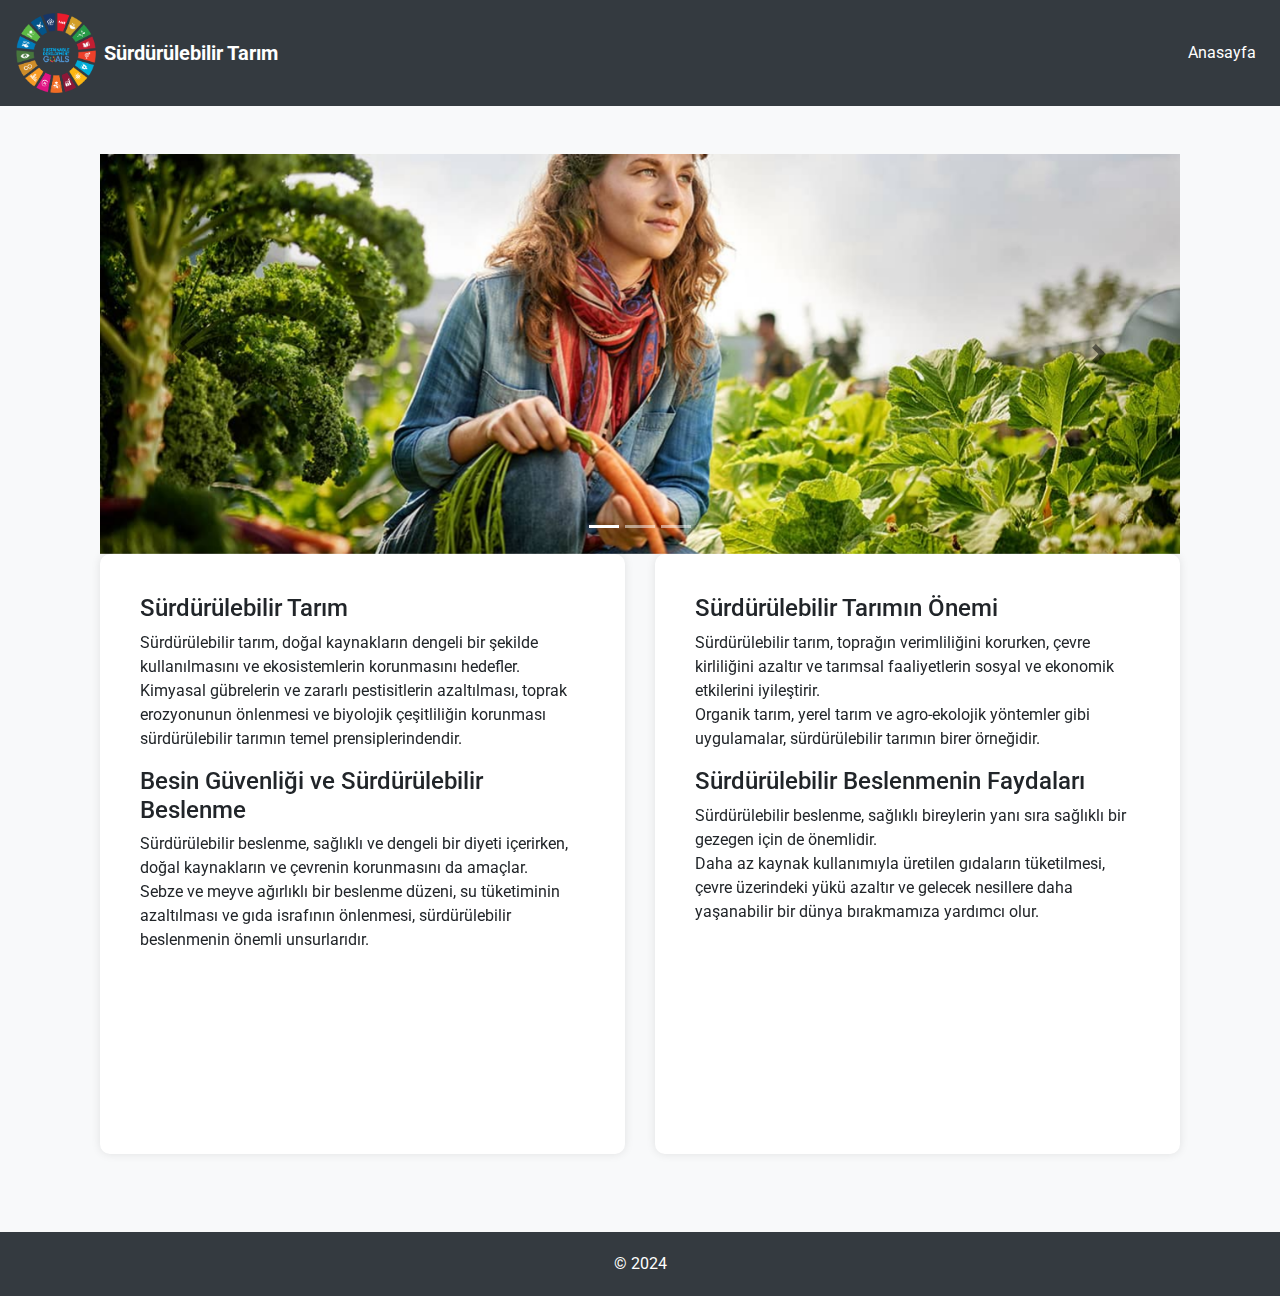
<file: web_projem/test2/sayfa5.html>
<!DOCTYPE html>
<html lang="tr">

<head>
    <meta charset="UTF-8">
    <meta name="viewport" content="width=device-width, initial-scale=1.0">
    <title>Kart 5</title>
    <link href="https://stackpath.bootstrapcdn.com/bootstrap/4.5.2/css/bootstrap.min.css" rel="stylesheet">
    <link href="https://fonts.googleapis.com/css2?family=Roboto:wght@400;700&display=swap" rel="stylesheet">
    <link rel="stylesheet" href="style.css">
</head>

<body>
    <header>
        <nav class="navbar navbar-expand-lg navbar-dark bg-dark">
            <a class="navbar-brand d-flex align-items-center" href="#">
                <img src="..//icerik/logo4.png" width="80" height="80" class="d-inline-block align-top" alt="">
                <span class="ml-2">Sürdürülebilir Tarım</span>
            </a>
            <button class="navbar-toggler" type="button" data-toggle="collapse" data-target="#navbarNav"
                aria-controls="navbarNav" aria-expanded="false" aria-label="Toggle navigation">
                <span class="navbar-toggler-icon"></span>
            </button>
            <div class="collapse navbar-collapse" id="navbarNav">
                <ul class="navbar-nav ml-auto">
                    <li class="nav-item active">
                        <a class="nav-link" href="index.html">Anasayfa <span class="sr-only">(current)</span></a>
                    </li>
                    <!-- Diğer menü öğeleri buraya eklenebilir -->
                </ul>
            </div>
        </nav>
    </header>
    <main class="container my-5">
        <div class="container">
            <div id="slider" class="carousel slide" data-ride="carousel">
                <ol class="carousel-indicators">
                    <li data-target="#slider" data-slide-to="0" class="active"></li>
                    <li data-target="#slider" data-slide-to="1"></li>
                    <li data-target="#slider" data-slide-to="2"></li>
                </ol>
                <div class="carousel-inner">
                    <div class="carousel-item active">
                        <img src="..//icerik/tarımm2.jfif" class="d-block w-100" alt="...">
                    </div>
                    <div class="carousel-item">
                        <img src="..//icerik/tarımm3.jfif" class="d-block w-100" alt="...">
                    </div>
                    <div class="carousel-item">
                        <img src="..//icerik/tarımm1.jpg" class="d-block w-100" alt="...">
                    </div>
                </div>
                <a class="carousel-control-prev" href="#slider" role="button" data-slide="prev">
                    <span class="carousel-control-prev-icon" aria-hidden="true"></span>
                    <span class="sr-only">Önceki</span>
                </a>
                <a class="carousel-control-next" href="#slider" role="button" data-slide="next">
                    <span class="carousel-control-next-icon" aria-hidden="true"></span>
                    <span class="sr-only">Sonraki</span>
                </a>
            </div>
        </div>
        <div class="container">
            <div class="row">
                <div class="col-md-6" id="metinKutusu1">
                    <div class="sol-metin">
                        <article>
                            <h4>Sürdürülebilir Tarım</h4>
                            <p>
                                Sürdürülebilir tarım, doğal kaynakların dengeli bir şekilde kullanılmasını ve
                                ekosistemlerin korunmasını hedefler.<br> Kimyasal gübrelerin ve zararlı pestisitlerin
                                azaltılması, toprak erozyonunun önlenmesi ve biyolojik çeşitliliğin korunması
                                sürdürülebilir tarımın temel prensiplerindendir.
                            </p>
                            <h4>Besin Güvenliği ve Sürdürülebilir Beslenme</h4>
                            <p>
                                Sürdürülebilir beslenme, sağlıklı ve dengeli bir diyeti içerirken, doğal kaynakların ve
                                çevrenin korunmasını da amaçlar.<br> Sebze ve meyve ağırlıklı bir beslenme düzeni, su
                                tüketiminin azaltılması ve gıda israfının önlenmesi, sürdürülebilir beslenmenin önemli
                                unsurlarıdır.
                            </p>
                        </article>
                    </div>
                </div>
                <div class="col-md-6" id="metinKutusu2">
                    <div class="sag-metin">
                        <article>
                            <h4>Sürdürülebilir Tarımın Önemi</h4>
                            <p>
                                Sürdürülebilir tarım, toprağın verimliliğini korurken, çevre kirliliğini azaltır ve
                                tarımsal faaliyetlerin sosyal ve ekonomik etkilerini iyileştirir.<br> Organik tarım,
                                yerel tarım ve agro-ekolojik yöntemler gibi uygulamalar, sürdürülebilir tarımın birer
                                örneğidir.
                            </p>
                            <h4>Sürdürülebilir Beslenmenin Faydaları</h4>
                            <p>
                                Sürdürülebilir beslenme, sağlıklı bireylerin yanı sıra sağlıklı bir gezegen için de
                                önemlidir.<br> Daha az kaynak kullanımıyla üretilen gıdaların tüketilmesi, çevre
                                üzerindeki yükü azaltır ve gelecek nesillere daha yaşanabilir bir dünya bırakmamıza
                                yardımcı olur.
                            </p>
                        </article>
                    </div>
                </div>
            </div>
        </div>
        </div>
        </div>
        </div>
    </main>
    <footer>
        <div class="container text-center">
            &copy; 2024 <span style="color: white;"></span>
        </div>
    </footer>
    <script src="https://code.jquery.com/jquery-3.5.1.slim.min.js"></script>
    <script src="https://cdn.jsdelivr.net/npm/@popperjs/core@2.5.4/dist/umd/popper.min.js"></script>
    <script src="https://stackpath.bootstrapcdn.com/bootstrap/4.5.2/js/bootstrap.min.js"></script>
    <script src="custom.js"></script>
</body>

</html>
</file>
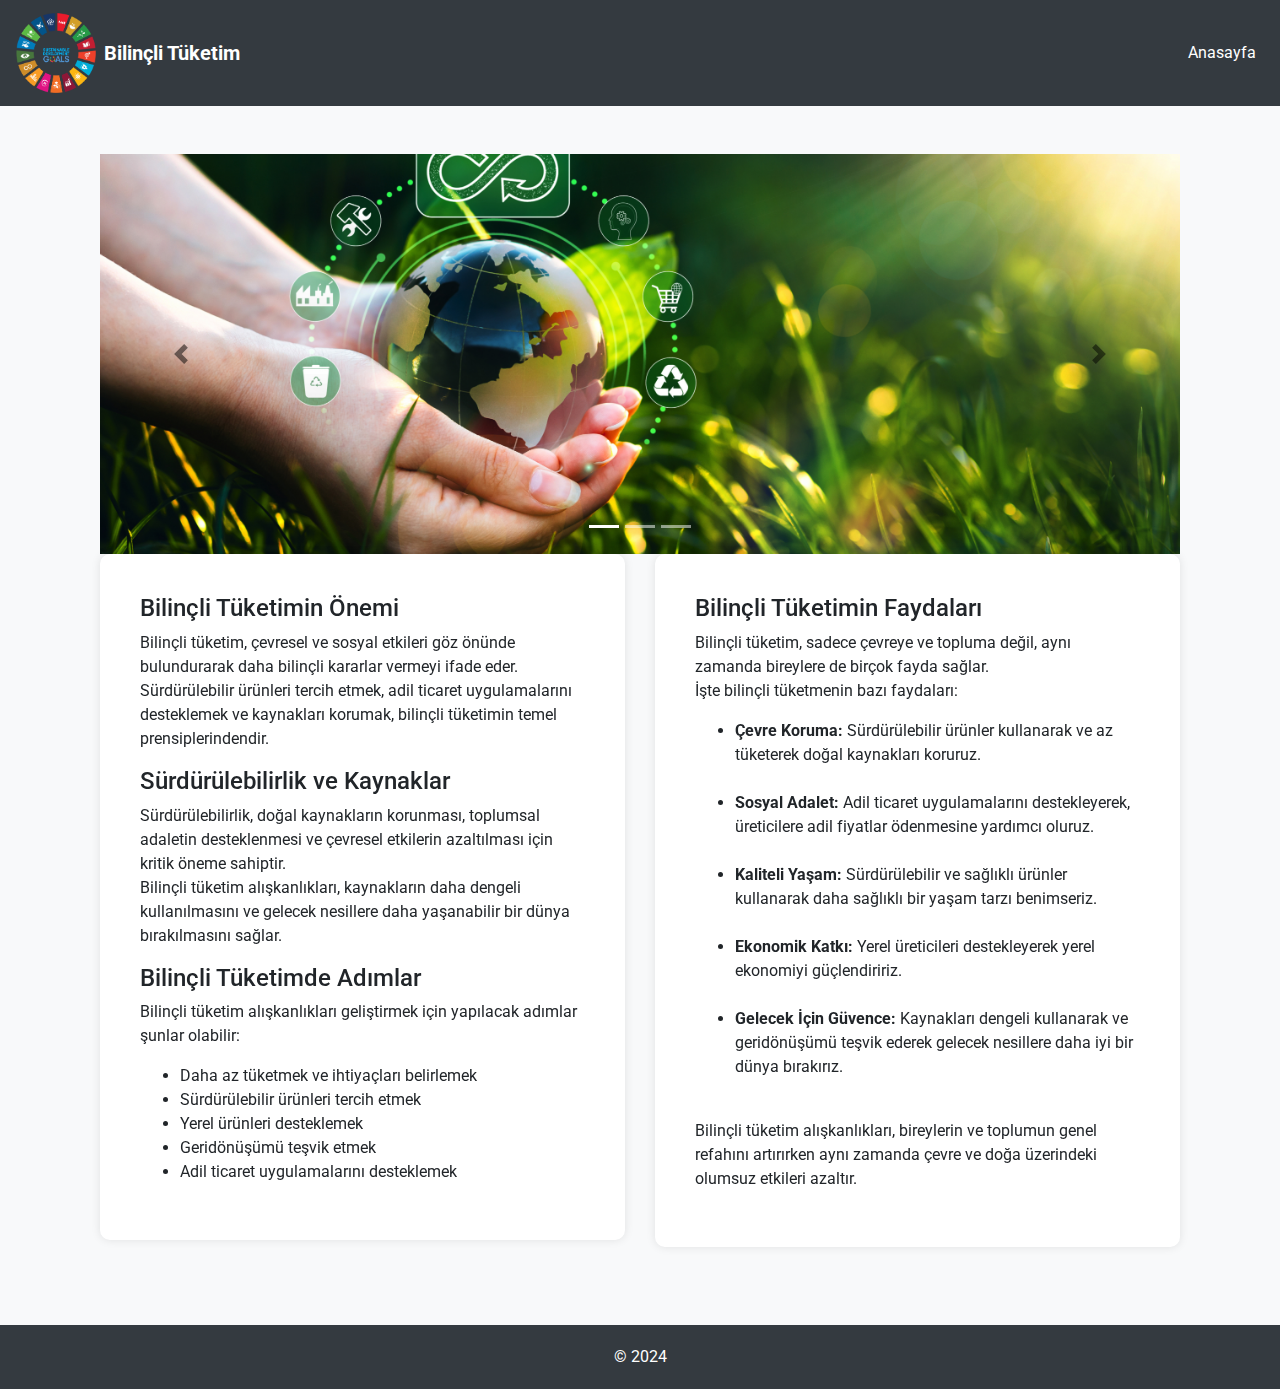
<file: web_projem/test2/sayfa6.html>
<!DOCTYPE html>
<html lang="tr">

<head>
    <meta charset="UTF-8">
    <meta name="viewport" content="width=device-width, initial-scale=1.0">
    <title>Kart 6</title>
    <link href="https://stackpath.bootstrapcdn.com/bootstrap/4.5.2/css/bootstrap.min.css" rel="stylesheet">
    <link href="https://fonts.googleapis.com/css2?family=Roboto:wght@400;700&display=swap" rel="stylesheet">
    <link rel="stylesheet" href="style.css">
</head>

<body>
    <header>
        <nav class="navbar navbar-expand-lg navbar-dark bg-dark">
            <a class="navbar-brand d-flex align-items-center" href="#">
                <img src="..//icerik/logo4.png" width="80" height="80" class="d-inline-block align-top" alt="">
                <span class="ml-2">Bilinçli Tüketim</span>
            </a>
            <button class="navbar-toggler" type="button" data-toggle="collapse" data-target="#navbarNav"
                aria-controls="navbarNav" aria-expanded="false" aria-label="Toggle navigation">
                <span class="navbar-toggler-icon"></span>
            </button>
            <div class="collapse navbar-collapse" id="navbarNav">
                <ul class="navbar-nav ml-auto">
                    <li class="nav-item active">
                        <a class="nav-link" href="index.html">Anasayfa <span class="sr-only">(current)</span></a>
                    </li>
                    <!-- Diğer menü öğeleri buraya eklenebilir -->
                </ul>
            </div>
        </nav>
    </header>
    <main class="container my-5">
        <div class="container">
            <div id="slider" class="carousel slide" data-ride="carousel">
                <ol class="carousel-indicators">
                    <li data-target="#slider" data-slide-to="0" class="active"></li>
                    <li data-target="#slider" data-slide-to="1"></li>
                    <li data-target="#slider" data-slide-to="2"></li>
                </ol>
                <div class="carousel-inner">
                    <div class="carousel-item active">
                        <img src="..//icerik/bilincli1.jpeg" class="d-block w-100" alt="...">
                    </div>
                    <div class="carousel-item">
                        <img src="..//icerik/bilincli2.1.jpg" class="d-block w-100" alt="...">
                    </div>
                    <div class="carousel-item">
                        <img src="..//icerik/bilincli3.jpg" class="d-block w-100" alt="...">
                    </div>
                </div>
                <a class="carousel-control-prev" href="#slider" role="button" data-slide="prev">
                    <span class="carousel-control-prev-icon" aria-hidden="true"></span>
                    <span class="sr-only">Önceki</span>
                </a>
                <a class="carousel-control-next" href="#slider" role="button" data-slide="next">
                    <span class="carousel-control-next-icon" aria-hidden="true"></span>
                    <span class="sr-only">Sonraki</span>
                </a>
            </div>
        </div>
        <div class="container">
            <div class="row">
                <!-- Sol metin kutusu -->
                <div class="col-md-6">
                    <div class="sol-metin">
                        <article>
                            <h4>Bilinçli Tüketimin Önemi</h4>
                            <p>
                                Bilinçli tüketim, çevresel ve sosyal etkileri göz önünde bulundurarak daha bilinçli
                                kararlar vermeyi ifade eder.<br> Sürdürülebilir ürünleri tercih etmek, adil ticaret
                                uygulamalarını desteklemek ve kaynakları korumak, bilinçli tüketimin temel
                                prensiplerindendir.
                            </p>
                            <h4>Sürdürülebilirlik ve Kaynaklar</h4>
                            <p>
                                Sürdürülebilirlik, doğal kaynakların korunması, toplumsal adaletin desteklenmesi ve
                                çevresel etkilerin azaltılması için kritik öneme sahiptir.<br> Bilinçli tüketim
                                alışkanlıkları, kaynakların daha dengeli kullanılmasını ve gelecek nesillere daha
                                yaşanabilir bir dünya bırakılmasını sağlar.
                            </p>
                            <h4>Bilinçli Tüketimde Adımlar</h4>
                            <p>
                                Bilinçli tüketim alışkanlıkları geliştirmek için yapılacak adımlar şunlar olabilir:
                            <ul>
                                <li>Daha az tüketmek ve ihtiyaçları belirlemek</li>
                                <li>Sürdürülebilir ürünleri tercih etmek</li>
                                <li>Yerel ürünleri desteklemek</li>
                                <li>Geridönüşümü teşvik etmek</li>
                                <li>Adil ticaret uygulamalarını desteklemek</li>
                            </ul>
                            </p>
                        </article>
                    </div>
                </div>
                <!-- Sağ metin kutusu -->
                <div class="col-md-6">
                    <div class="sag-metin">
                        <article>
                            <h4>Bilinçli Tüketimin Faydaları</h4>
                            <p>
                                Bilinçli tüketim, sadece çevreye ve topluma değil, aynı zamanda bireylere de birçok
                                fayda sağlar.<br> İşte bilinçli tüketmenin bazı faydaları:
                            </p>
                            <ul>
                                <li><strong>Çevre Koruma:</strong> Sürdürülebilir ürünler kullanarak ve az tüketerek
                                    doğal kaynakları koruruz.</li><br>
                                <li><strong>Sosyal Adalet:</strong> Adil ticaret uygulamalarını destekleyerek,
                                    üreticilere adil fiyatlar ödenmesine yardımcı oluruz.</li><br>
                                <li><strong>Kaliteli Yaşam:</strong> Sürdürülebilir ve sağlıklı ürünler kullanarak daha
                                    sağlıklı bir yaşam tarzı benimseriz.</li><br>
                                <li><strong>Ekonomik Katkı:</strong> Yerel üreticileri destekleyerek yerel ekonomiyi
                                    güçlendiririz.</li><br>
                                <li><strong>Gelecek İçin Güvence:</strong> Kaynakları dengeli kullanarak ve geridönüşümü
                                    teşvik ederek gelecek nesillere daha iyi bir dünya bırakırız.</li><br>
                            </ul>
                            <p>
                                Bilinçli tüketim alışkanlıkları, bireylerin ve toplumun genel refahını artırırken aynı
                                zamanda çevre ve doğa üzerindeki olumsuz etkileri azaltır.
                            </p>
                        </article>
                    </div>
                </div>

            </div>
        </div>
        </div>
        </div>
        </div>
        </div>
    </main>
    <footer>
        <div class="container text-center">
            &copy; 2024 <span style="color: white;"></span>
        </div>
    </footer>
    <script src="https://code.jquery.com/jquery-3.5.1.slim.min.js"></script>
    <script src="https://cdn.jsdelivr.net/npm/@popperjs/core@2.5.4/dist/umd/popper.min.js"></script>
    <script src="https://stackpath.bootstrapcdn.com/bootstrap/4.5.2/js/bootstrap.min.js"></script>
    <script src="custom.js"></script>
</body>

</html>
</file>
<file: web_projem/test2/style.css>
/* Kartlar için genel stil */
.card {
    border: none;
    border-radius: 10px;
    box-shadow: 0 4px 6px rgba(0, 0, 0, 0.1);
    transition: all 0.3s ease;
}

.card img {
    border-radius: 10px 10px 0 0;
    object-fit: cover;
    height: 10rem;
}

.card-title {
    font-family: 'Arial', sans-serif;
    font-weight: bold;
    color: #333;
}

.card-text {
    font-family: 'Arial', sans-serif;
    color: #666;
}

/* Kartların hover ve seçili durumları */
.card:hover {
    transform: scale(1.05);
    box-shadow: 0 8px 16px rgba(0, 0, 0, 0.3);
    /* Daha belirgin gölgelenme efekti */
}

.card.selected {
    transform: scale(1.05);
    box-shadow: 0 12px 20px rgba(0, 0, 0, 0.2);
}

/* Ses çubuğu stilini özelleştirme */
.audio-player {
    width: 100%;
    height: 8px;
    background-color: #f0f0f0;
    position: relative;
    cursor: pointer;
    border-radius: 10px;
    overflow: hidden;
    margin-top: 10px;
}

.audio-progress {
    height: 100%;
    background-color: #007bff;
    width: 0;
    position: absolute;
    top: 0;
    left: 0;
    transition: width 0.3s ease;
}

/* Sayfaların CSS kodları */
body {
    font-family: 'Roboto', sans-serif;
    background-color: #f8f9fa;
}

header,
footer {
    background-color: #343a40;
    color: white;
}

.navbar-brand {
    font-weight: bold;
}

.navbar-nav .nav-link {
    color: white;
}

.carousel-item img {
    height: 400px;
    object-fit: cover;
}

.carousel-control-prev,
.carousel-control-next {
    filter: invert(100%);
}

.sol-metin,
.sag-metin {
    background-color: white;
    padding: 40px;
    border-radius: 10px;
    box-shadow: 0px 0px 10px rgba(0, 0, 0, 0.1);
    margin-bottom: 30px;
    max-width: 600px;
    margin-left: auto;
    margin-right: auto;
    min-height: 600px;
    height: auto;
}

.sol-metin h2,
.sag-metin h2 {
    color: #343a40;
}

.sol-metin ul,
.sag-metin ul,
.sol-metin ol,
.sag-metin ol {
    margin-top: 10px;
}

footer {
    padding: 20px 0;
}
</file>
